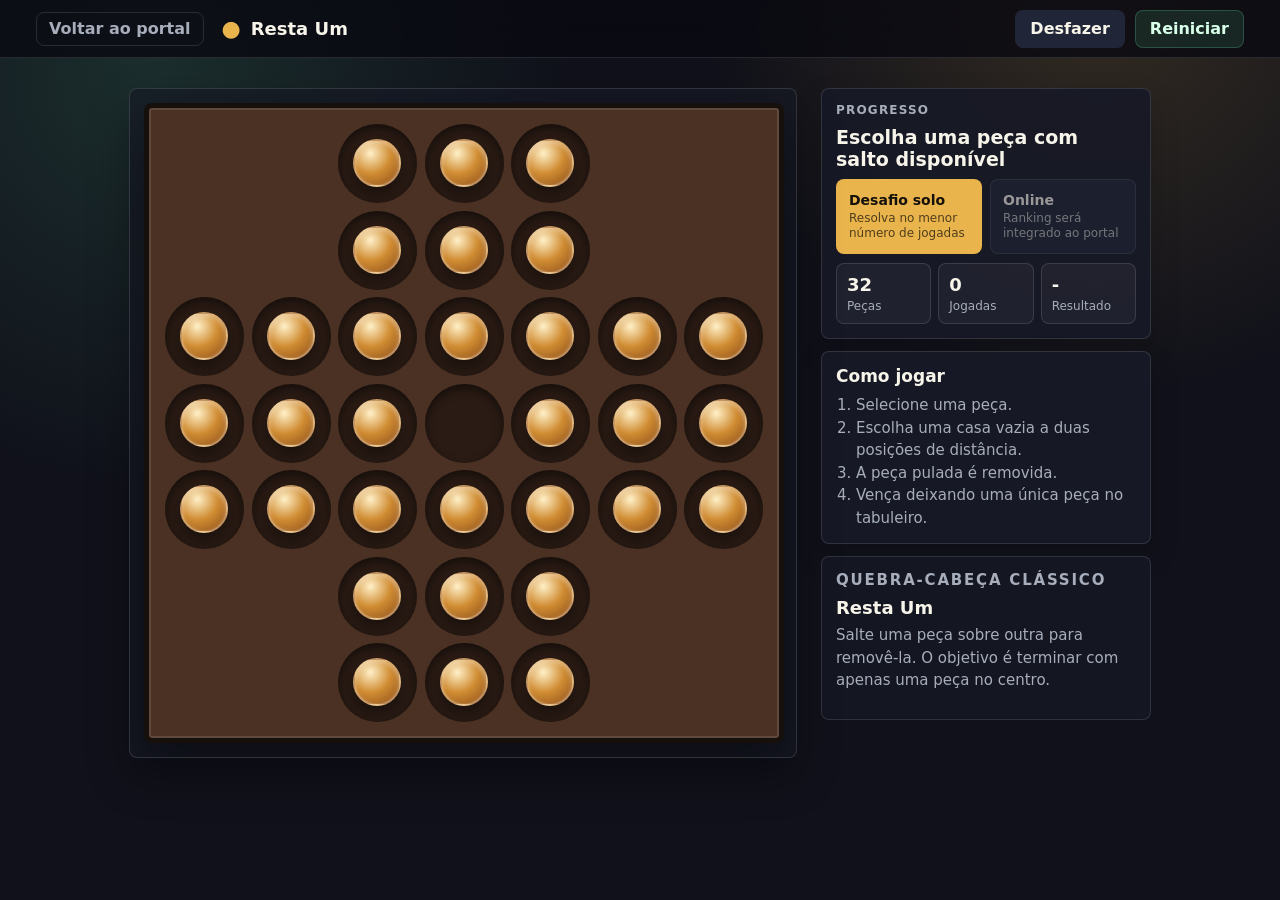
<file: games/resta-um/index.html>
<!DOCTYPE html>
<html lang="pt-BR">
<head>
  <meta charset="UTF-8" />
  <meta name="viewport" content="width=device-width, initial-scale=1.0" />
  <title>Resta Um Online</title>
  <link rel="stylesheet" href="../shared/board-game.css?v=20260612-1435" />
  <style>
    :root {
      --board-size: min(640px, calc(100vw - 430px), calc(100svh - 150px));
    }
    .peg-board {
      width: var(--board-size);
      max-width: 100%;
      aspect-ratio: 1;
      display: grid;
      grid-template-columns: repeat(7, 1fr);
      gap: 8px;
      padding: 16px;
      border-radius: 8px;
      background: #4a3124;
      border: 5px solid #15100c;
      box-shadow: inset 0 0 0 2px rgba(255,255,255,0.12), 0 24px 52px rgba(0,0,0,0.36);
    }
    .hole {
      border: 0;
      border-radius: 50%;
      background: #2a1b14;
      box-shadow: inset 0 4px 10px rgba(0,0,0,0.5);
      display: grid;
      place-items: center;
      min-width: 0;
      min-height: 0;
      aspect-ratio: 1;
      contain: layout paint;
    }
    .hole.invalid {
      visibility: hidden;
      pointer-events: none;
    }
    .hole.valid { outline: 4px solid rgba(79,178,134,0.52); }
    .hole.selected { outline: 4px solid rgba(233,180,76,0.72); }
    .peg {
      width: 72%;
      aspect-ratio: 1;
      border-radius: 50%;
      background: radial-gradient(circle at 35% 28%, #fff0c8, #d08c32 48%, #8a4b18);
      border: 2px solid rgba(255,255,255,0.28);
      box-shadow: 0 8px 14px rgba(0,0,0,0.38), inset 0 2px 4px rgba(255,255,255,0.36);
    }
    @media (max-width: 900px) {
      :root { --board-size: min(calc(100vw - 32px), 680px); }
    }
    @media (max-width: 560px) {
      :root { --board-size: min(calc(100vw - 24px), 560px); }
    }
  </style>
</head>
<body>
  <main class="game-shell">
    <header class="game-topbar">
      <a class="back-link" href="../../">Voltar ao portal</a>
      <div class="game-title"><span>●</span> Resta Um</div>
      <div class="topbar-actions">
        <button id="btn-undo" class="btn">Desfazer</button>
        <button id="btn-reset" class="btn btn-secondary">Reiniciar</button>
      </div>
    </header>

    <section class="game-page">
      <section class="board-stage">
        <div id="board" class="peg-board" aria-label="Tabuleiro de Resta Um"></div>
      </section>

      <aside class="side-panel">
        <div class="intro">
          <p class="eyebrow">Quebra-cabeça clássico</p>
          <h1>Resta Um</h1>
          <p>Salte uma peça sobre outra para removê-la. O objetivo é terminar com apenas uma peça no centro.</p>
        </div>

        <div class="status-card">
          <span class="status-label">Progresso</span>
          <div id="status" class="status-value">Escolha uma peça</div>
          <div class="mode-selector" aria-label="Modo de jogo">
            <button class="mode-btn active" type="button">
              <span class="mode-label">Desafio solo</span>
              <span class="mode-desc">Resolva no menor número de jogadas</span>
            </button>
            <button class="mode-btn" type="button" disabled>
              <span class="mode-label">Online</span>
              <span class="mode-desc">Ranking será integrado ao portal</span>
            </button>
          </div>
          <div class="metric-grid">
            <div class="metric"><strong id="peg-count">32</strong><span>Peças</span></div>
            <div class="metric"><strong id="move-count">0</strong><span>Jogadas</span></div>
            <div class="metric"><strong id="best-state">-</strong><span>Resultado</span></div>
          </div>
        </div>

        <div class="rules-card">
          <h2>Como jogar</h2>
          <ol>
            <li>Selecione uma peça.</li>
            <li>Escolha uma casa vazia a duas posições de distância.</li>
            <li>A peça pulada é removida.</li>
            <li>Vença deixando uma única peça no tabuleiro.</li>
          </ol>
        </div>
      </aside>
    </section>
  </main>
  <script src="app.js"></script>
</body>
</html>
</file>
<file: games/shared/board-game.css>
:root {
  --bg: #10111a;
  --panel: #171a26;
  --panel-2: #202638;
  --text: #f7f4ea;
  --muted: #a7adbb;
  --line: rgba(255,255,255,0.12);
  --accent: #e9b44c;
  --accent-2: #4fb286;
  --danger: #ee5d5a;
  --shadow: 0 18px 44px rgba(0,0,0,0.3);
  --radius: 8px;
  --board-size: min(640px, calc(100vw - 430px), calc(100svh - 150px));
  --stage-pad: 14px;
}

* { box-sizing: border-box; }
html { min-height: 100%; }
body {
  margin: 0;
  min-height: 100vh;
  color: var(--text);
  background: radial-gradient(circle at 12% 8%, rgba(79,178,134,0.18), transparent 30%),
              radial-gradient(circle at 86% 0%, rgba(233,180,76,0.16), transparent 28%),
              var(--bg);
  font-family: Inter, ui-sans-serif, system-ui, -apple-system, BlinkMacSystemFont, "Segoe UI", sans-serif;
}

button, input, select { font: inherit; }
button { cursor: pointer; }
a { color: inherit; text-decoration: none; }

.game-shell {
  min-height: 100vh;
  display: grid;
  grid-template-rows: auto 1fr;
}

.game-topbar {
  min-height: 58px;
  padding: 0 clamp(16px, 3vw, 36px);
  display: flex;
  align-items: center;
  gap: 18px;
  background: rgba(8,9,16,0.76);
  border-bottom: 1px solid var(--line);
  backdrop-filter: blur(16px);
  position: sticky;
  top: 0;
  z-index: 20;
}

.back-link {
  display: inline-flex;
  align-items: center;
  min-height: 34px;
  padding: 0 12px;
  border: 1px solid var(--line);
  border-radius: var(--radius);
  color: var(--muted);
  font-weight: 750;
}

.game-title {
  display: flex;
  align-items: center;
  gap: 10px;
  font-size: 18px;
  font-weight: 850;
}

.game-title span {
  color: var(--accent);
  font-size: 22px;
}

.topbar-actions {
  margin-left: auto;
  display: flex;
  gap: 10px;
  align-items: center;
}

.game-page {
  width: fit-content;
  max-width: calc(100% - 32px);
  margin: 0 auto;
  padding: clamp(16px, 2.8vw, 30px);
  display: grid;
  grid-template-columns: minmax(0, calc(var(--board-size) + var(--stage-pad) + var(--stage-pad))) minmax(280px, 330px);
  gap: clamp(16px, 2vw, 24px);
  align-items: start;
}

.side-panel {
  display: grid;
  gap: 12px;
  align-self: start;
}

.intro {
  display: grid;
  order: 4;
  gap: 6px;
  padding: 12px 14px;
  background: rgba(23,26,38,0.72);
  border: 1px solid var(--line);
  border-radius: var(--radius);
}

.eyebrow {
  margin: 0;
  color: var(--accent);
  text-transform: uppercase;
  font-size: 11px;
  font-weight: 850;
  letter-spacing: 0.12em;
}

h1, h2, h3, p { margin-top: 0; }
h1 {
  margin-bottom: 0;
  font-size: 18px;
  line-height: 1.15;
  letter-spacing: 0;
}

.intro p, .rules, .status-note {
  color: var(--muted);
  line-height: 1.5;
  font-size: 15px;
}

.status-card, .rules-card, .score-card {
  background: rgba(23,26,38,0.92);
  border: 1px solid var(--line);
  border-radius: var(--radius);
  padding: 14px;
  box-shadow: 0 12px 30px rgba(0,0,0,0.16);
}

.status-card {
  order: 1;
  display: grid;
  gap: 9px;
}

.score-card { order: 2; }
.rules-card { order: 3; }

.status-label {
  color: var(--muted);
  font-size: 12px;
  font-weight: 850;
  text-transform: uppercase;
  letter-spacing: 0.1em;
}

.status-value {
  font-size: 19px;
  font-weight: 850;
  min-height: 34px;
  display: flex;
  align-items: center;
  overflow-wrap: anywhere;
}

.controls {
  display: flex;
  flex-wrap: wrap;
  gap: 10px;
}

.mode-selector {
  display: grid;
  grid-template-columns: 1fr 1fr;
  gap: 8px;
}

.mode-btn {
  min-height: 72px;
  padding: 12px;
  border: 1px solid var(--line);
  border-radius: var(--radius);
  background: rgba(32,38,56,0.86);
  color: var(--text);
  display: grid;
  gap: 3px;
  text-align: left;
}

.mode-btn.active {
  background: var(--accent);
  color: #15110a;
  border-color: transparent;
}

.mode-btn:disabled {
  cursor: not-allowed;
  opacity: 0.58;
}

.mode-label {
  font-weight: 850;
  font-size: 14px;
}

.mode-desc {
  color: inherit;
  opacity: 0.72;
  font-size: 12px;
  line-height: 1.25;
}

.mode-panel {
  display: none;
  gap: 8px;
}

.mode-panel.active {
  display: grid;
}

.room-row {
  display: grid;
  grid-template-columns: minmax(0, 1fr) auto;
  gap: 8px;
}

.room-input {
  min-height: 38px;
  width: 100%;
  border: 1px solid var(--line);
  border-radius: var(--radius);
  background: rgba(255,255,255,0.06);
  color: var(--text);
  padding: 0 12px;
  font-weight: 800;
  text-transform: uppercase;
}

.room-code {
  min-height: 38px;
  border-radius: var(--radius);
  border: 1px dashed rgba(233,180,76,0.48);
  background: rgba(233,180,76,0.1);
  color: var(--accent);
  display: none;
  align-items: center;
  justify-content: center;
  font-weight: 900;
  letter-spacing: 0.1em;
}

.room-code.active {
  display: flex;
}

.hidden {
  display: none !important;
}

.panel-note {
  margin: 0;
  color: var(--muted);
  font-size: 13px;
  line-height: 1.4;
}

.btn {
  min-height: 38px;
  padding: 0 14px;
  border: 1px solid transparent;
  border-radius: var(--radius);
  display: inline-flex;
  align-items: center;
  justify-content: center;
  gap: 8px;
  background: var(--panel-2);
  color: var(--text);
  font-weight: 800;
  white-space: nowrap;
  transition: transform 0.18s ease, border-color 0.18s ease, background 0.18s ease;
}

.btn:hover { transform: translateY(-1px); }
.btn-primary { background: var(--accent); color: #15110a; }
.btn-secondary { border-color: rgba(79,178,134,0.32); background: rgba(79,178,134,0.15); color: #d8ffe9; }
.btn-danger { border-color: rgba(238,93,90,0.34); background: rgba(238,93,90,0.14); color: #ffdada; }

.board-stage {
  background: rgba(23,26,38,0.68);
  border: 1px solid var(--line);
  border-radius: var(--radius);
  padding: var(--stage-pad);
  box-shadow: var(--shadow);
  display: grid;
  place-items: center;
  width: min(100%, calc(var(--board-size) + var(--stage-pad) + var(--stage-pad)));
  min-height: calc(var(--board-size) + var(--stage-pad) + var(--stage-pad));
  justify-self: end;
  align-self: start;
  contain: layout paint;
}

.metric-grid {
  display: grid;
  grid-template-columns: repeat(3, 1fr);
  gap: 7px;
}

.metric {
  background: rgba(255,255,255,0.045);
  border: 1px solid var(--line);
  border-radius: var(--radius);
  padding: 10px;
  display: grid;
  gap: 4px;
  min-width: 0;
}

.metric strong { font-size: 18px; }
.metric span {
  color: var(--muted);
  font-size: 12px;
  overflow-wrap: anywhere;
}

.rules-card h2 {
  font-size: 17px;
  margin-bottom: 8px;
}

.rules-card ol, .rules-card ul {
  margin: 0;
  padding-left: 20px;
  color: var(--muted);
  line-height: 1.5;
  font-size: 15px;
}

.sr-only {
  position: absolute;
  width: 1px;
  height: 1px;
  padding: 0;
  margin: -1px;
  overflow: hidden;
  clip: rect(0,0,0,0);
  white-space: nowrap;
  border: 0;
}

@media (max-width: 900px) {
  :root {
    --board-size: min(calc(100vw - 32px), 680px);
    --stage-pad: 12px;
  }
  .game-page {
    width: min(100%, 720px);
    max-width: 100%;
    grid-template-columns: minmax(0, 1fr);
    padding-inline: 12px;
  }
  .side-panel {
    order: 2;
  }
  .board-stage {
    order: 1;
    justify-self: center;
    width: min(100%, calc(var(--board-size) + var(--stage-pad) + var(--stage-pad)));
    min-height: calc(var(--board-size) + var(--stage-pad) + var(--stage-pad));
  }
}

@media (max-width: 560px) {
  :root {
    --board-size: min(calc(100vw - 24px), 560px);
    --stage-pad: 8px;
  }

  .game-topbar {
    align-items: flex-start;
    flex-direction: column;
    padding-block: 12px;
    gap: 10px;
  }
  .topbar-actions {
    margin-left: 0;
    width: 100%;
    flex-wrap: wrap;
  }
  .topbar-actions .btn, .back-link {
    flex: 1 1 auto;
    min-width: 0;
  }
  .game-page {
    padding: 10px 8px 22px;
    gap: 10px;
  }
  .metric-grid { grid-template-columns: 1fr; }
  .mode-selector, .room-row { grid-template-columns: 1fr; }
}
</file>
